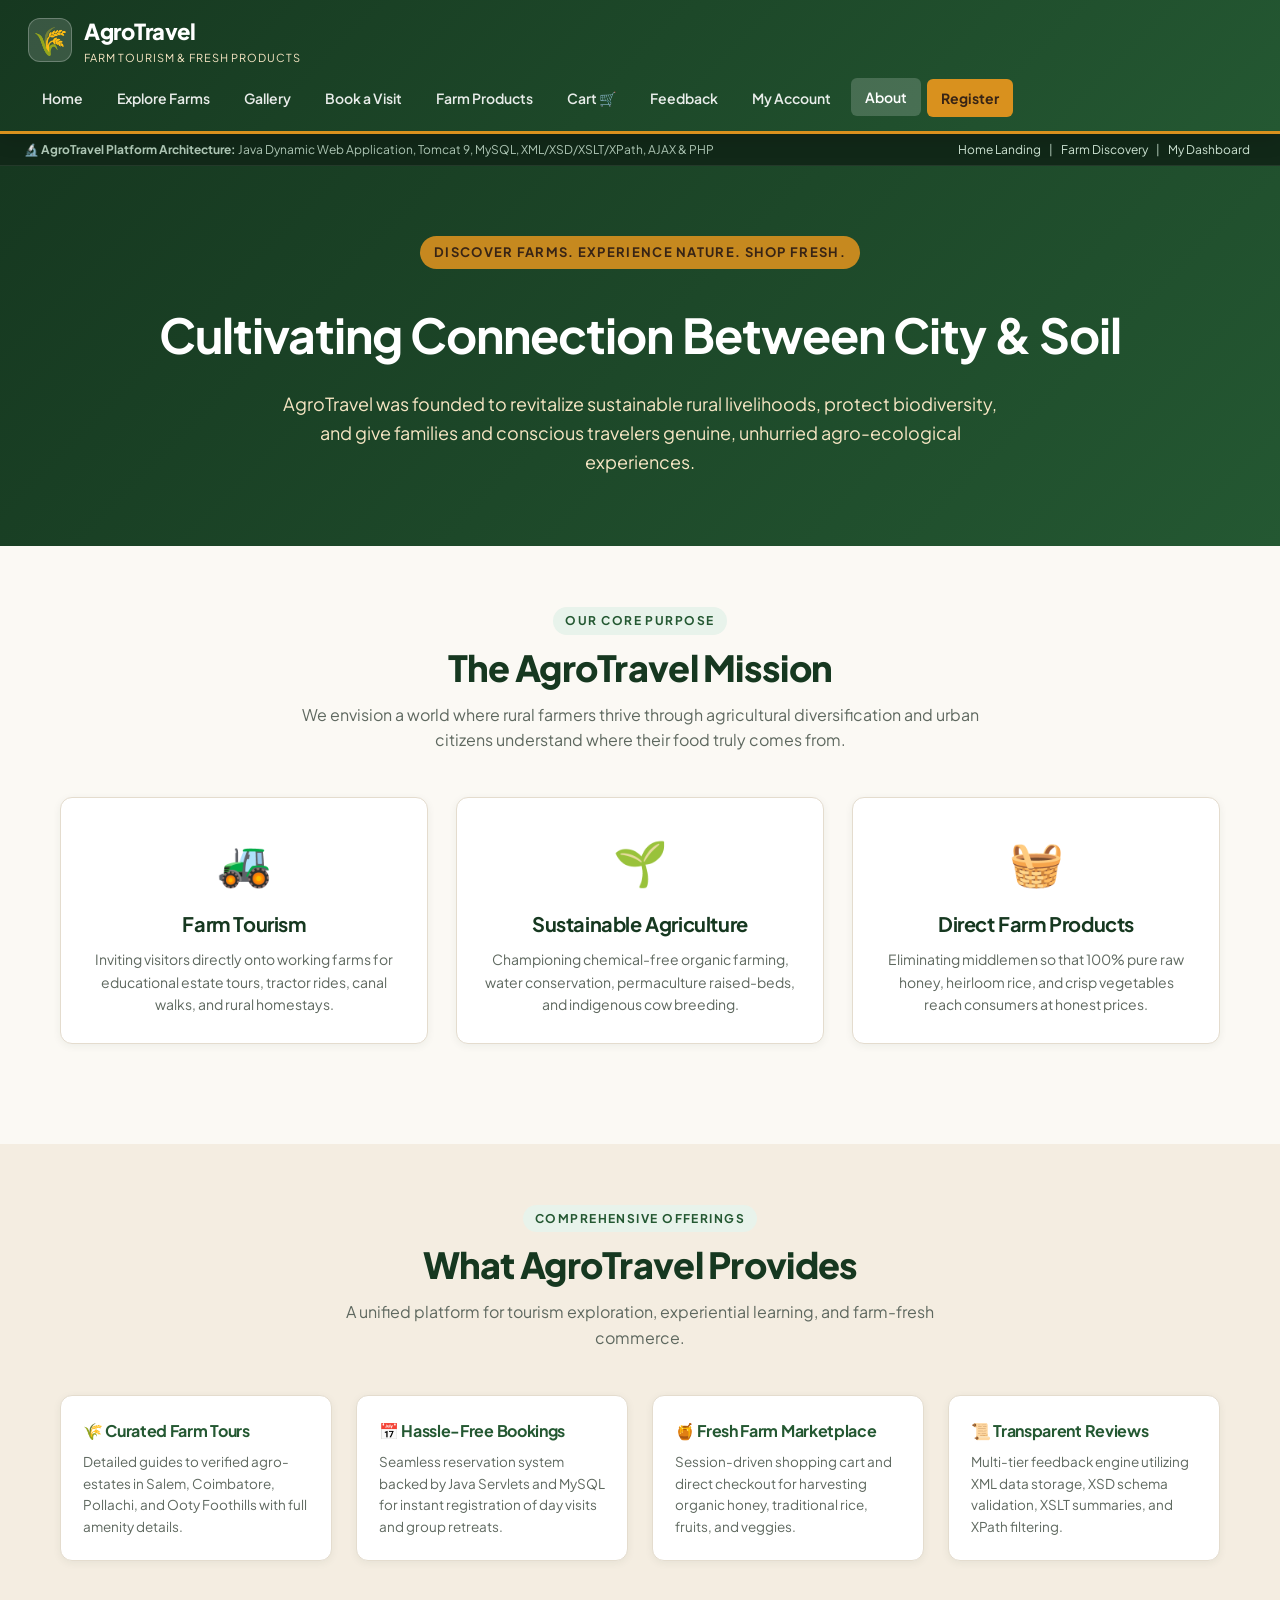
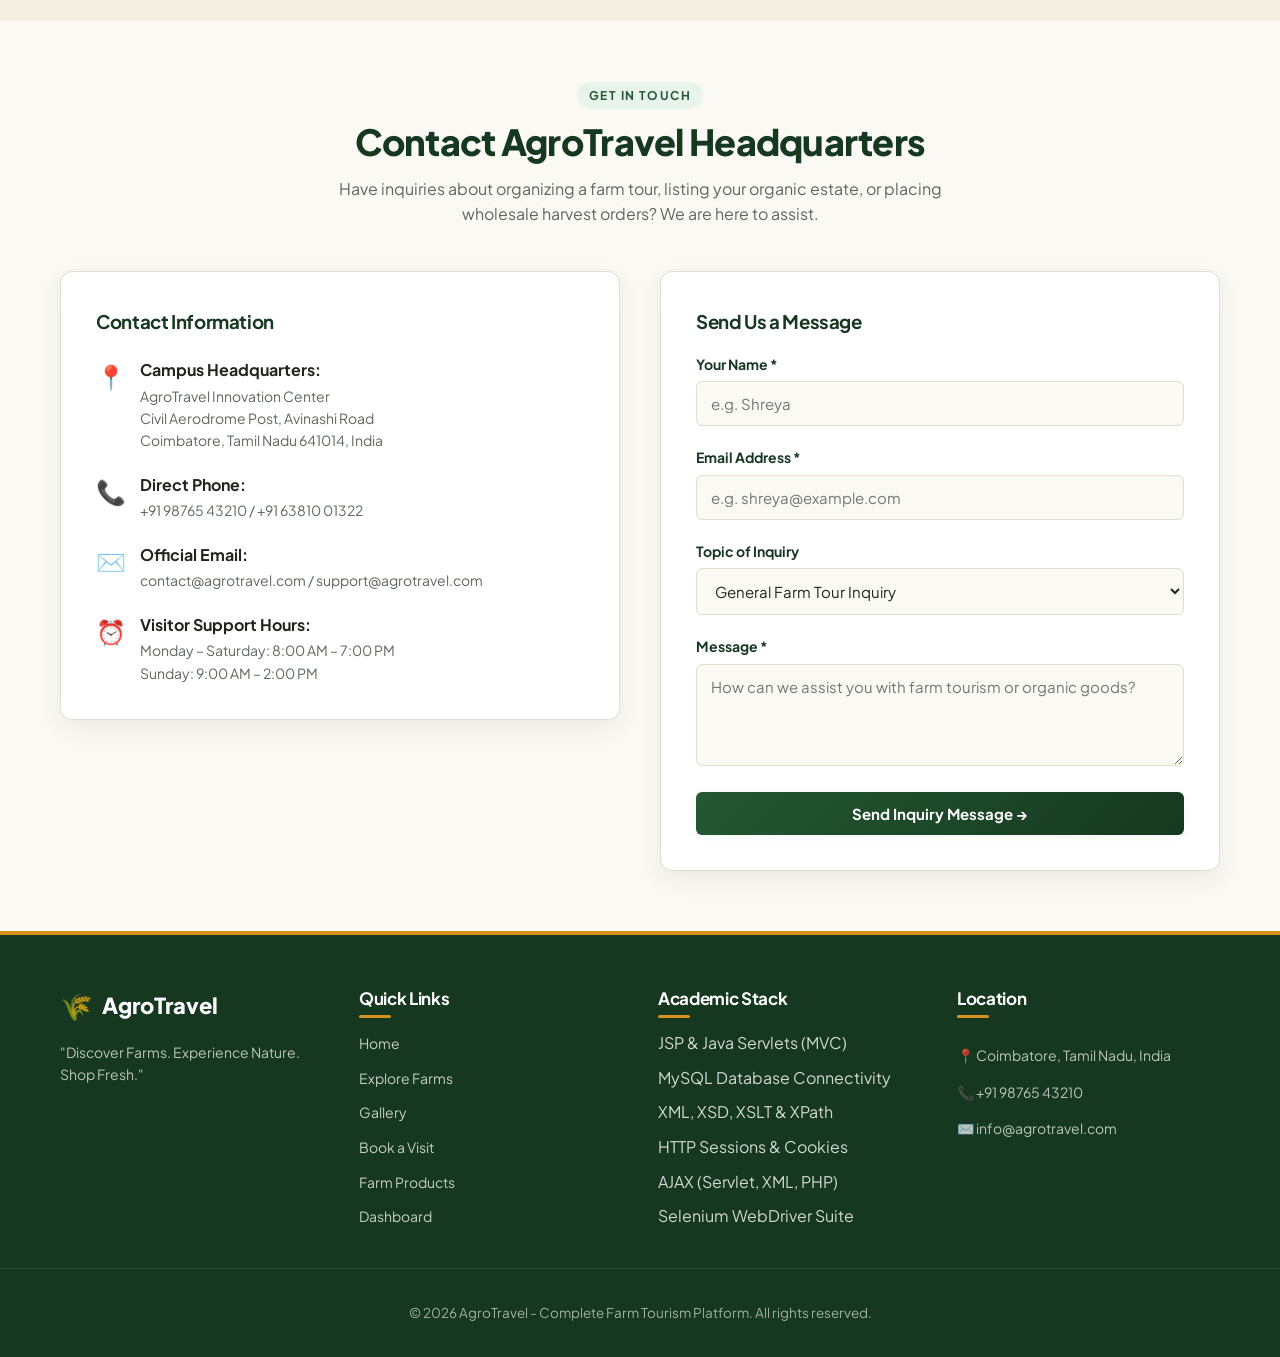
<file: src/main/webapp/about.html>
<!DOCTYPE html>
<html lang="en">
<head>
    <meta charset="UTF-8">
    <meta name="viewport" content="width=device-width, initial-scale=1.0">
    <title>About AgroTravel - Farm Tourism &amp; Sustainable Agriculture</title>
    <link rel="stylesheet" href="style.css">
    <style>
        .about-hero {
            background: linear-gradient(135deg, var(--primary-deep) 0%, var(--primary) 100%);
            color: #ffffff;
            padding: 70px 20px;
            text-align: center;
        }
        .mission-grid {
            display: grid;
            grid-template-columns: repeat(auto-fit, minmax(280px, 1fr));
            gap: 28px;
            margin: 40px 0;
        }
        .contact-box {
            background: #ffffff;
            border-radius: var(--radius-md);
            padding: 35px;
            box-shadow: var(--shadow-md);
            border: 1px solid var(--border-light);
        }
        .contact-layout {
            display: grid;
            grid-template-columns: 1fr 1fr;
            gap: 40px;
            align-items: start;
        }
        @media (max-width: 850px) {
            .contact-layout {
                grid-template-columns: 1fr;
            }
        }
    </style>
</head>

<body>

<!-- Header -->
<header class="site-header">
    <a href="index.html" class="brand-wrapper">
        <span class="brand-logo-icon">🌾</span>
        <div>
            <h1 class="brand-name">AgroTravel</h1>
            <span class="brand-tagline">Farm Tourism &amp; Fresh Products</span>
        </div>
    </a>
    
    <nav>
        <a href="index.html">Home</a>
        <a href="farm.html">Explore Farms</a>
        <a href="gallery.html">Gallery</a>
        <a href="booking.jsp">Book a Visit</a>
        <a href="products.jsp">Farm Products</a>
        <a href="cart.jsp">Cart 🛒</a>
        <a href="feedbackForm.jsp">Feedback</a>
        <a href="dashboard.jsp">My Account</a>
        <a href="about.html" class="active">About</a>
        <a href="register.jsp" class="nav-highlight">Register</a>
    </nav>
</header>

<!-- Lab Ribbon -->
<div class="lab-ribbon">
    <span>🔬 <b>AgroTravel Platform Architecture:</b> Java Dynamic Web Application, Tomcat 9, MySQL, XML/XSD/XSLT/XPath, AJAX &amp; PHP</span>
    <div>
        <a href="index.html">Home Landing</a> |
        <a href="farm.html">Farm Discovery</a> |
        <a href="dashboard.jsp">My Dashboard</a>
    </div>
</div>

<!-- Hero Banner -->
<div class="about-hero">
    <div class="container">
        <span class="hero-badge">Discover Farms. Experience Nature. Shop Fresh.</span>
        <h1 style="color: #ffffff; font-size: clamp(32px, 5vw, 48px); margin: 12px 0 16px;">
            Cultivating Connection Between City &amp; Soil
        </h1>
        <p style="color: var(--amber-light); max-width: 720px; margin: 0 auto; font-size: 18px;">
            AgroTravel was founded to revitalize sustainable rural livelihoods, protect biodiversity, and give families and conscious travelers genuine, unhurried agro-ecological experiences.
        </p>
    </div>
</div>

<!-- Mission Section -->
<section>
    <div class="container">
        <div class="section-header">
            <span class="section-tag">Our Core Purpose</span>
            <h2 class="section-title">The AgroTravel Mission</h2>
            <p class="section-desc">We envision a world where rural farmers thrive through agricultural diversification and urban citizens understand where their food truly comes from.</p>
        </div>

        <div class="mission-grid">
            <div class="card" style="padding: 28px; text-align: center;">
                <div style="font-size: 44px; margin-bottom: 12px;">🚜</div>
                <h3 style="font-size: 20px; margin-bottom: 8px;">Farm Tourism</h3>
                <p style="font-size: 14px; color: var(--text-muted); margin: 0;">
                    Inviting visitors directly onto working farms for educational estate tours, tractor rides, canal walks, and rural homestays.
                </p>
            </div>

            <div class="card" style="padding: 28px; text-align: center;">
                <div style="font-size: 44px; margin-bottom: 12px;">🌱</div>
                <h3 style="font-size: 20px; margin-bottom: 8px;">Sustainable Agriculture</h3>
                <p style="font-size: 14px; color: var(--text-muted); margin: 0;">
                    Championing chemical-free organic farming, water conservation, permaculture raised-beds, and indigenous cow breeding.
                </p>
            </div>

            <div class="card" style="padding: 28px; text-align: center;">
                <div style="font-size: 44px; margin-bottom: 12px;">🧺</div>
                <h3 style="font-size: 20px; margin-bottom: 8px;">Direct Farm Products</h3>
                <p style="font-size: 14px; color: var(--text-muted); margin: 0;">
                    Eliminating middlemen so that 100% pure raw honey, heirloom rice, and crisp vegetables reach consumers at honest prices.
                </p>
            </div>
        </div>
    </div>
</section>

<!-- What We Provide -->
<section style="background-color: var(--bg-cream);">
    <div class="container">
        <div class="section-header">
            <span class="section-tag">Comprehensive Offerings</span>
            <h2 class="section-title">What AgroTravel Provides</h2>
            <p class="section-desc">A unified platform for tourism exploration, experiential learning, and farm-fresh commerce.</p>
        </div>

        <div class="grid-4">
            <div class="card" style="padding: 22px;">
                <h4 style="color: var(--primary); margin: 0 0 8px;">🌾 Curated Farm Tours</h4>
                <p style="font-size: 13.5px; color: var(--text-muted); margin: 0;">
                    Detailed guides to verified agro-estates in Salem, Coimbatore, Pollachi, and Ooty Foothills with full amenity details.
                </p>
            </div>

            <div class="card" style="padding: 22px;">
                <h4 style="color: var(--primary); margin: 0 0 8px;">📅 Hassle-Free Bookings</h4>
                <p style="font-size: 13.5px; color: var(--text-muted); margin: 0;">
                    Seamless reservation system backed by Java Servlets and MySQL for instant registration of day visits and group retreats.
                </p>
            </div>

            <div class="card" style="padding: 22px;">
                <h4 style="color: var(--primary); margin: 0 0 8px;">🍯 Fresh Farm Marketplace</h4>
                <p style="font-size: 13.5px; color: var(--text-muted); margin: 0;">
                    Session-driven shopping cart and direct checkout for harvesting organic honey, traditional rice, fruits, and veggies.
                </p>
            </div>

            <div class="card" style="padding: 22px;">
                <h4 style="color: var(--primary); margin: 0 0 8px;">📜 Transparent Reviews</h4>
                <p style="font-size: 13.5px; color: var(--text-muted); margin: 0;">
                    Multi-tier feedback engine utilizing XML data storage, XSD schema validation, XSLT summaries, and XPath filtering.
                </p>
            </div>
        </div>
    </div>
</section>

<!-- Contact Section -->
<section>
    <div class="container">
        <div class="section-header">
            <span class="section-tag">Get in Touch</span>
            <h2 class="section-title">Contact AgroTravel Headquarters</h2>
            <p class="section-desc">Have inquiries about organizing a farm tour, listing your organic estate, or placing wholesale harvest orders? We are here to assist.</p>
        </div>

        <div class="contact-layout">
            <!-- Contact Details Card -->
            <div class="contact-box">
                <h3 style="color: var(--primary-deep); margin-bottom: 20px;">Contact Information</h3>

                <div style="display: flex; gap: 14px; margin-bottom: 20px;">
                    <span style="font-size: 24px;">📍</span>
                    <div>
                        <b>Campus Headquarters:</b>
                        <p style="margin: 2px 0 0; color: var(--text-muted); font-size: 14px;">
                            AgroTravel Innovation Center<br>
                            Civil Aerodrome Post, Avinashi Road<br>
                            Coimbatore, Tamil Nadu 641014, India
                        </p>
                    </div>
                </div>

                <div style="display: flex; gap: 14px; margin-bottom: 20px;">
                    <span style="font-size: 24px;">📞</span>
                    <div>
                        <b>Direct Phone:</b>
                        <p style="margin: 2px 0 0; color: var(--text-muted); font-size: 14px;">
                            +91 98765 43210 / +91 63810 01322
                        </p>
                    </div>
                </div>

                <div style="display: flex; gap: 14px; margin-bottom: 20px;">
                    <span style="font-size: 24px;">✉️</span>
                    <div>
                        <b>Official Email:</b>
                        <p style="margin: 2px 0 0; color: var(--text-muted); font-size: 14px;">
                            contact@agrotravel.com / support@agrotravel.com
                        </p>
                    </div>
                </div>

                <div style="display: flex; gap: 14px;">
                    <span style="font-size: 24px;">⏰</span>
                    <div>
                        <b>Visitor Support Hours:</b>
                        <p style="margin: 2px 0 0; color: var(--text-muted); font-size: 14px;">
                            Monday – Saturday: 8:00 AM – 7:00 PM<br>
                            Sunday: 9:00 AM – 2:00 PM
                        </p>
                    </div>
                </div>
            </div>

            <!-- Interactive Inquiry Form -->
            <div class="contact-box">
                <h3 style="color: var(--primary-deep); margin-bottom: 16px;">Send Us a Message</h3>
                
                <form id="contactInquiryForm" onsubmit="event.preventDefault(); alert('Thank you for reaching out! An AgroTravel representative will contact you shortly.'); this.reset();" style="width: 100%; max-width: 100%; margin: 0; padding: 0; box-shadow: none; border: none; background: transparent;">
                    
                    <div class="form-group">
                        <label for="cName">Your Name *</label>
                        <input type="text" id="cName" placeholder="e.g. Shreya" required>
                    </div>

                    <div class="form-group">
                        <label for="cEmail">Email Address *</label>
                        <input type="email" id="cEmail" placeholder="e.g. shreya@example.com" required>
                    </div>

                    <div class="form-group">
                        <label for="cSubject">Topic of Inquiry</label>
                        <select id="cSubject">
                            <option value="tour">General Farm Tour Inquiry</option>
                            <option value="booking">Farm Visit Booking Assistance</option>
                            <option value="produce">Organic Farm Products &amp; Shipping</option>
                            <option value="partner">Partner With AgroTravel (Farmer Enrollment)</option>
                        </select>
                    </div>

                    <div class="form-group">
                        <label for="cMsg">Message *</label>
                        <textarea id="cMsg" rows="4" placeholder="How can we assist you with farm tourism or organic goods?" required></textarea>
                    </div>

                    <button type="submit" style="width: 100%;">
                        Send Inquiry Message &rarr;
                    </button>
                </form>
            </div>
        </div>
    </div>
</section>

<!-- Footer -->
<footer>
    <div class="footer-content">
        <div class="footer-col">
            <div style="display: flex; align-items: center; gap: 10px; margin-bottom: 12px;">
                <span style="font-size: 26px;">🌾</span>
                <span style="font-size: 22px; font-weight: 800; color: #ffffff;">AgroTravel</span>
            </div>
            <p>"Discover Farms. Experience Nature. Shop Fresh."</p>
        </div>
        <div class="footer-col">
            <h4>Quick Links</h4>
            <ul>
                <li><a href="index.html">Home</a></li>
                <li><a href="farm.html">Explore Farms</a></li>
                <li><a href="gallery.html">Gallery</a></li>
                <li><a href="booking.jsp">Book a Visit</a></li>
                <li><a href="products.jsp">Farm Products</a></li>
                <li><a href="dashboard.jsp">Dashboard</a></li>
            </ul>
        </div>
        <div class="footer-col">
            <h4>Academic Stack</h4>
            <ul>
                <li>JSP &amp; Java Servlets (MVC)</li>
                <li>MySQL Database Connectivity</li>
                <li>XML, XSD, XSLT &amp; XPath</li>
                <li>HTTP Sessions &amp; Cookies</li>
                <li>AJAX (Servlet, XML, PHP)</li>
                <li>Selenium WebDriver Suite</li>
            </ul>
        </div>
        <div class="footer-col">
            <h4>Location</h4>
            <p>📍 Coimbatore, Tamil Nadu, India</p>
            <p>📞 +91 98765 43210</p>
            <p>✉️ info@agrotravel.com</p>
        </div>
    </div>
    <div class="footer-bottom">
        <p>© 2026 AgroTravel - Complete Farm Tourism Platform. All rights reserved.</p>
    </div>
</footer>

</body>
</html>
</file>
<file: src/main/webapp/style.css>
@import url('https://fonts.googleapis.com/css2?family=Plus+Jakarta+Sans:wght@400;500;600;700;800&family=Playfair+Display:ital,wght@0,600;0,700;1,600&display=swap');

:root {
  --primary-deep: #163820;
  --primary: #245832;
  --primary-light: #3d7e4f;
  --primary-subtle: #e8f3eb;
  --earth-deep: #382415;
  --earth: #6b4423;
  --earth-light: #9c6838;
  --amber: #d9911e;
  --amber-light: #f7e6c4;
  --terracotta: #c8532f;
  --bg-sand: #fbf9f4;
  --bg-cream: #f4ede1;
  --card-bg: #ffffff;
  --text-main: #212520;
  --text-muted: #5e685f;
  --border-light: #e4dcce;
  --border-focus: #245832;
  --radius-sm: 6px;
  --radius-md: 12px;
  --radius-lg: 20px;
  --radius-full: 9999px;
  --shadow-sm: 0 2px 8px rgba(22, 56, 32, 0.06);
  --shadow-md: 0 8px 24px rgba(22, 56, 32, 0.08);
  --shadow-lg: 0 16px 40px rgba(22, 56, 32, 0.12);
}

* {
  box-sizing: border-box;
}

body {
  margin: 0;
  font-family: 'Plus Jakarta Sans', -apple-system, BlinkMacSystemFont, 'Segoe UI', Roboto, sans-serif;
  background-color: var(--bg-sand);
  color: var(--text-main);
  line-height: 1.6;
  min-height: 100vh;
  display: flex;
  flex-direction: column;
}

h1, h2, h3, h4, h5, h6 {
  font-family: 'Plus Jakarta Sans', sans-serif;
  color: var(--primary-deep);
  font-weight: 700;
  margin-top: 0;
  letter-spacing: -0.02em;
}

.serif-font {
  font-family: 'Playfair Display', Georgia, serif;
}

/* ==================== GLOBAL HEADER & NAVIGATION ==================== */
header.site-header, header {
  background: linear-gradient(135deg, var(--primary-deep) 0%, var(--primary) 100%);
  color: #ffffff;
  padding: 14px 28px;
  box-shadow: 0 4px 20px rgba(0, 0, 0, 0.15);
  border-bottom: 3px solid var(--amber);
  position: sticky;
  top: 0;
  z-index: 1000;
  display: flex;
  justify-content: space-between;
  align-items: center;
  flex-wrap: wrap;
  gap: 12px;
}

.brand-wrapper {
  display: flex;
  align-items: center;
  gap: 12px;
  text-decoration: none;
  color: #ffffff;
}

.brand-logo-icon {
  font-size: 28px;
  background: rgba(255, 255, 255, 0.15);
  width: 44px;
  height: 44px;
  display: flex;
  align-items: center;
  justify-content: center;
  border-radius: var(--radius-md);
  border: 1px solid rgba(255, 255, 255, 0.25);
}

.brand-name {
  font-size: 22px;
  font-weight: 800;
  letter-spacing: -0.02em;
  margin: 0;
  color: #ffffff;
}

.brand-tagline {
  font-size: 11px;
  text-transform: uppercase;
  letter-spacing: 0.08em;
  color: var(--amber-light);
  margin: 0;
  display: block;
}

nav {
  display: flex;
  align-items: center;
  gap: 6px;
  flex-wrap: wrap;
}

nav a {
  color: rgba(255, 255, 255, 0.9);
  text-decoration: none;
  padding: 8px 14px;
  font-size: 14px;
  font-weight: 600;
  border-radius: var(--radius-sm);
  transition: all 0.2s ease;
  display: inline-flex;
  align-items: center;
  gap: 6px;
}

nav a:hover, nav a.active {
  background: rgba(255, 255, 255, 0.18);
  color: #ffffff;
  transform: translateY(-1px);
}

nav a.nav-highlight {
  background: var(--amber);
  color: var(--earth-deep);
  font-weight: 700;
}

nav a.nav-highlight:hover {
  background: #f1a52e;
  color: var(--earth-deep);
}

/* Secondary lab bar */
.lab-ribbon {
  background: #112818;
  color: #b0c9b7;
  padding: 6px 24px;
  font-size: 12px;
  display: flex;
  justify-content: space-between;
  align-items: center;
  flex-wrap: wrap;
  gap: 10px;
  border-bottom: 1px solid rgba(255, 255, 255, 0.08);
}

.lab-ribbon a {
  color: #d1e7d6;
  text-decoration: none;
  margin: 0 6px;
  transition: color 0.2s;
}

.lab-ribbon a:hover {
  color: var(--amber-light);
  text-decoration: underline;
}

/* ==================== HERO SECTION ==================== */
.hero {
  position: relative;
  width: 100%;
  min-height: 520px;
  height: 65vh;
  max-height: 720px;
  overflow: hidden;
  display: flex;
  align-items: center;
  justify-content: center;
}

.hero img {
  position: absolute;
  top: 0;
  left: 0;
  width: 100%;
  height: 100%;
  object-fit: cover;
  filter: brightness(0.65) saturate(1.1);
}

.hero-text {
  position: relative;
  z-index: 2;
  text-align: center;
  color: #ffffff;
  max-width: 820px;
  padding: 30px 20px;
  background: rgba(18, 44, 25, 0.45);
  backdrop-filter: blur(6px);
  border-radius: var(--radius-lg);
  border: 1px solid rgba(255, 255, 255, 0.2);
  box-shadow: 0 20px 50px rgba(0, 0, 0, 0.3);
}

.hero-badge {
  display: inline-block;
  background: rgba(217, 145, 30, 0.9);
  color: var(--earth-deep);
  font-size: 13px;
  font-weight: 700;
  text-transform: uppercase;
  letter-spacing: 0.1em;
  padding: 6px 14px;
  border-radius: var(--radius-full);
  margin-bottom: 16px;
}

.hero-text h1, .hero-text h2 {
  font-size: clamp(32px, 5vw, 52px);
  font-weight: 800;
  color: #ffffff;
  line-height: 1.15;
  margin-bottom: 14px;
  text-shadow: 0 2px 10px rgba(0, 0, 0, 0.5);
}

.hero-text p {
  font-size: clamp(16px, 2vw, 20px);
  color: #eaf3ed;
  margin-bottom: 28px;
  max-width: 650px;
  margin-left: auto;
  margin-right: auto;
  text-shadow: 0 1px 4px rgba(0, 0, 0, 0.6);
}

.hero-cta-group {
  display: flex;
  justify-content: center;
  gap: 16px;
  flex-wrap: wrap;
}

/* ==================== BUTTONS ==================== */
button, .btn {
  font-family: inherit;
  font-weight: 700;
  font-size: 15px;
  padding: 12px 24px;
  border-radius: var(--radius-sm);
  border: none;
  cursor: pointer;
  display: inline-flex;
  align-items: center;
  justify-content: center;
  gap: 8px;
  text-decoration: none;
  transition: all 0.25s ease;
  box-shadow: var(--shadow-sm);
}

.btn-primary, button:not(.btn-secondary):not(.btn-outline):not(.btn-danger) {
  background: linear-gradient(135deg, var(--primary) 0%, var(--primary-deep) 100%);
  color: #ffffff;
}

.btn-primary:hover, button:not(.btn-secondary):not(.btn-outline):not(.btn-danger):hover {
  background: linear-gradient(135deg, var(--primary-light) 0%, var(--primary) 100%);
  transform: translateY(-2px);
  box-shadow: var(--shadow-md);
  color: #ffffff;
}

.btn-gold, .btn-secondary {
  background: linear-gradient(135deg, #e5a02e 0%, var(--amber) 100%);
  color: var(--earth-deep);
}

.btn-gold:hover, .btn-secondary:hover {
  background: linear-gradient(135deg, #f2af3e 0%, #d8901c 100%);
  transform: translateY(-2px);
  box-shadow: var(--shadow-md);
  color: var(--earth-deep);
}

.btn-outline {
  background: transparent;
  color: var(--primary-deep);
  border: 2px solid var(--primary);
  box-shadow: none;
}

.btn-outline:hover {
  background: var(--primary);
  color: #ffffff;
  transform: translateY(-2px);
}

.btn-outline-white {
  background: rgba(255, 255, 255, 0.1);
  color: #ffffff;
  border: 2px solid #ffffff;
  backdrop-filter: blur(4px);
}

.btn-outline-white:hover {
  background: #ffffff;
  color: var(--primary-deep);
  transform: translateY(-2px);
}

.btn-danger {
  background: #d32f2f;
  color: #ffffff;
}

.btn-danger:hover {
  background: #b71c1c;
  transform: translateY(-2px);
}

.btn-sm {
  padding: 8px 14px;
  font-size: 13px;
}

/* ==================== CONTAINERS & SECTIONS ==================== */
.container {
  width: 100%;
  max-width: 1200px;
  margin: 0 auto;
  padding: 0 20px;
}

section {
  padding: 60px 20px;
}

.section-header {
  text-align: center;
  max-width: 680px;
  margin: 0 auto 44px;
}

.section-tag {
  display: inline-block;
  font-size: 12px;
  font-weight: 700;
  text-transform: uppercase;
  letter-spacing: 0.12em;
  color: var(--primary);
  background: var(--primary-subtle);
  padding: 4px 12px;
  border-radius: var(--radius-full);
  margin-bottom: 10px;
}

.section-title {
  font-size: clamp(26px, 3.5vw, 36px);
  font-weight: 800;
  color: var(--primary-deep);
  margin-bottom: 12px;
  line-height: 1.25;
}

.section-desc {
  font-size: 16px;
  color: var(--text-muted);
  margin: 0;
}

/* ==================== GRIDS & CARDS ==================== */
.grid-3 {
  display: grid;
  grid-template-columns: repeat(auto-fit, minmax(320px, 1fr));
  gap: 28px;
}

.grid-4 {
  display: grid;
  grid-template-columns: repeat(auto-fit, minmax(260px, 1fr));
  gap: 24px;
}

.card {
  background: var(--card-bg);
  border-radius: var(--radius-md);
  box-shadow: var(--shadow-sm);
  border: 1px solid var(--border-light);
  overflow: hidden;
  transition: transform 0.25s ease, box-shadow 0.25s ease;
  display: flex;
  flex-direction: column;
}

.card:hover {
  transform: translateY(-5px);
  box-shadow: var(--shadow-lg);
  border-color: rgba(36, 88, 50, 0.3);
}

.card-img-wrap {
  position: relative;
  width: 100%;
  height: 210px;
  overflow: hidden;
  background-color: #eee;
}

.card-img-wrap img {
  width: 100%;
  height: 100%;
  object-fit: cover;
  transition: transform 0.4s ease;
}

.card:hover .card-img-wrap img {
  transform: scale(1.05);
}

.card-badge {
  position: absolute;
  top: 12px;
  right: 12px;
  background: rgba(22, 56, 32, 0.85);
  color: #ffffff;
  padding: 4px 10px;
  font-size: 12px;
  font-weight: 700;
  border-radius: var(--radius-full);
  backdrop-filter: blur(4px);
}

.card-content {
  padding: 22px;
  flex: 1;
  display: flex;
  flex-direction: column;
}

.card-location {
  display: flex;
  align-items: center;
  gap: 6px;
  font-size: 13px;
  color: var(--earth-light);
  font-weight: 600;
  margin-bottom: 6px;
}

.card-title {
  font-size: 20px;
  font-weight: 700;
  margin-bottom: 8px;
  color: var(--primary-deep);
}

.card-desc {
  font-size: 14px;
  color: var(--text-muted);
  margin-bottom: 16px;
  flex: 1;
}

.card-tags {
  display: flex;
  flex-wrap: wrap;
  gap: 6px;
  margin-bottom: 18px;
}

.tag {
  background: var(--bg-cream);
  color: var(--earth-deep);
  font-size: 11px;
  font-weight: 600;
  padding: 3px 8px;
  border-radius: var(--radius-sm);
}

.card-footer {
  display: flex;
  align-items: center;
  justify-content: space-between;
  padding-top: 14px;
  border-top: 1px solid var(--border-light);
  margin-top: auto;
}

.card-price {
  font-size: 18px;
  font-weight: 800;
  color: var(--primary);
}

.card-price small {
  font-size: 12px;
  font-weight: 500;
  color: var(--text-muted);
}

/* ==================== SERVICES & STEPS ==================== */
.services-section {
  background: var(--bg-cream);
}

.services {
  display: grid;
  grid-template-columns: repeat(auto-fit, minmax(220px, 1fr));
  gap: 20px;
  list-style: none;
  padding: 0;
  margin: 0 0 35px;
}

.services li {
  background: var(--card-bg);
  padding: 24px 20px;
  border-radius: var(--radius-md);
  border: 1px solid var(--border-light);
  box-shadow: var(--shadow-sm);
  display: flex;
  flex-direction: column;
  align-items: center;
  text-align: center;
  gap: 10px;
  font-weight: 700;
  font-size: 16px;
  transition: transform 0.2s ease, box-shadow 0.2s ease;
}

.services li:hover {
  transform: translateY(-4px);
  box-shadow: var(--shadow-md);
  border-color: var(--primary-light);
}

.service-icon {
  font-size: 36px;
  line-height: 1;
}

.steps {
  display: flex;
  justify-content: center;
  gap: 16px;
  flex-wrap: wrap;
  margin-top: 24px;
}

/* How It Works Grid */
.steps-grid {
  display: grid;
  grid-template-columns: repeat(auto-fit, minmax(230px, 1fr));
  gap: 24px;
  margin-top: 30px;
}

.step-card {
  background: var(--card-bg);
  padding: 28px 22px;
  border-radius: var(--radius-md);
  border: 1px solid var(--border-light);
  text-align: center;
  position: relative;
  box-shadow: var(--shadow-sm);
}

.step-number {
  position: absolute;
  top: -16px;
  left: 50%;
  transform: translateX(-50%);
  width: 34px;
  height: 34px;
  background: var(--primary);
  color: #ffffff;
  border-radius: var(--radius-full);
  display: flex;
  align-items: center;
  justify-content: center;
  font-weight: 800;
  font-size: 14px;
  box-shadow: 0 3px 8px rgba(0, 0, 0, 0.2);
}

.step-icon {
  font-size: 38px;
  margin: 10px 0 14px;
  display: block;
}

.step-title {
  font-size: 18px;
  font-weight: 700;
  margin-bottom: 8px;
}

.step-desc {
  font-size: 13.5px;
  color: var(--text-muted);
  margin: 0;
}

/* ==================== FORMS & INPUTS ==================== */
form {
  width: 600px;
  max-width: 95%;
  margin: 30px auto;
  background: var(--card-bg);
  padding: 34px;
  border-radius: var(--radius-md);
  box-shadow: var(--shadow-md);
  border: 1px solid var(--border-light);
  border-top: 5px solid var(--primary);
  text-align: left;
}

.form-group {
  margin-bottom: 20px;
}

.form-group label {
  display: block;
  font-weight: 700;
  font-size: 14px;
  color: var(--primary-deep);
  margin-bottom: 6px;
}

form input[type="text"],
form input[type="email"],
form input[type="number"],
form input[type="password"],
form select,
form textarea {
  width: 100%;
  padding: 12px 14px;
  border: 1px solid var(--border-light);
  border-radius: var(--radius-sm);
  font-family: inherit;
  font-size: 15px;
  background: var(--bg-sand);
  color: var(--text-main);
  transition: all 0.2s ease;
  box-sizing: border-box;
}

form input:focus,
form select:focus,
form textarea:focus {
  outline: none;
  border-color: var(--primary);
  background: #ffffff;
  box-shadow: 0 0 0 3px rgba(36, 88, 50, 0.15);
}

.form-actions {
  margin-top: 26px;
  display: flex;
  gap: 12px;
  align-items: center;
}

/* Specific registration page styling */
body.register-page {
  background-image:
    linear-gradient(135deg, rgba(22, 56, 32, 0.85) 0%, rgba(56, 36, 21, 0.75) 100%),
    url('https://images.unsplash.com/photo-1500382017468-9049fed747ef?auto=format&fit=crop&w=1920&q=80');
  background-size: cover;
  background-position: center;
  background-attachment: fixed;
  color: #ffffff;
}

body.register-page header {
  background: rgba(18, 44, 25, 0.9);
  backdrop-filter: blur(8px);
}

body.register-page .welcome-heading {
  color: #ffffff;
  font-size: clamp(28px, 4vw, 42px);
  text-shadow: 0 2px 12px rgba(0, 0, 0, 0.5);
}

body.register-page .welcome-sub {
  color: var(--bg-sand);
  font-size: 16px;
  max-width: 600px;
  margin: 0 auto 24px;
}

body.register-page form {
  background: #ffffff;
  color: var(--text-main);
}

body.register-page h2 {
  color: #ffffff;
  text-align: center;
}

/* ==================== PRODUCTS / E-COMMERCE ==================== */
.product-container {
  display: grid;
  grid-template-columns: repeat(auto-fit, minmax(260px, 1fr));
  gap: 26px;
  padding: 10px 0 40px;
}

.product-card {
  background: var(--card-bg);
  border-radius: var(--radius-md);
  border: 1px solid var(--border-light);
  box-shadow: var(--shadow-sm);
  overflow: hidden;
  display: flex;
  flex-direction: column;
  transition: transform 0.25s ease, box-shadow 0.25s ease;
}

.product-card:hover {
  transform: translateY(-5px);
  box-shadow: var(--shadow-lg);
  border-color: var(--primary-light);
}

.product-img-wrap {
  width: 100%;
  height: 200px;
  overflow: hidden;
  background: #f0f0f0;
}

.product-img-wrap img {
  width: 100%;
  height: 100%;
  object-fit: cover;
  transition: transform 0.3s ease;
}

.product-card:hover .product-img-wrap img {
  transform: scale(1.05);
}

.product-body {
  padding: 20px;
  display: flex;
  flex-direction: column;
  flex: 1;
}

.product-body h3 {
  font-size: 18px;
  margin-bottom: 8px;
  color: var(--primary-deep);
}

.product-body p {
  font-size: 13.5px;
  color: var(--text-muted);
  margin-bottom: 16px;
  flex: 1;
}

.product-footer {
  display: flex;
  align-items: center;
  justify-content: space-between;
  padding-top: 14px;
  border-top: 1px solid var(--border-light);
}

.price {
  font-size: 22px;
  font-weight: 800;
  color: var(--primary);
}

.buy-button {
  background: linear-gradient(135deg, var(--primary) 0%, var(--primary-deep) 100%);
  color: #ffffff;
  padding: 9px 18px;
  text-decoration: none;
  font-weight: 700;
  font-size: 14px;
  border-radius: var(--radius-sm);
  transition: all 0.2s ease;
  display: inline-flex;
  align-items: center;
  gap: 6px;
}

.buy-button:hover {
  background: linear-gradient(135deg, var(--primary-light) 0%, var(--primary) 100%);
  transform: translateY(-2px);
  box-shadow: var(--shadow-sm);
  color: #ffffff;
}

/* ==================== CART & CHECKOUT ==================== */
.cart-container, .checkout-container, .success-container {
  width: 720px;
  max-width: 95%;
  margin: 40px auto;
  background: var(--card-bg);
  padding: 36px;
  border-radius: var(--radius-md);
  box-shadow: var(--shadow-md);
  border: 1px solid var(--border-light);
}

.cart-details, .checkout-details {
  background: var(--bg-sand);
  padding: 22px;
  border-radius: var(--radius-sm);
  border: 1px solid var(--border-light);
  margin: 20px 0;
}

.quantity-input {
  width: 90px;
  padding: 8px 12px;
  text-align: center;
  font-weight: 700;
  font-size: 16px;
  border: 1px solid var(--border-light);
  border-radius: var(--radius-sm);
}

.checkout-button, .order-button {
  background: linear-gradient(135deg, var(--primary) 0%, var(--primary-deep) 100%);
  color: #ffffff;
  border: none;
  padding: 13px 28px;
  font-size: 16px;
  font-weight: 700;
  border-radius: var(--radius-sm);
  cursor: pointer;
  transition: all 0.2s ease;
}

.checkout-button:hover, .order-button:hover {
  background: linear-gradient(135deg, var(--primary-light) 0%, var(--primary) 100%);
  transform: translateY(-2px);
  box-shadow: var(--shadow-md);
}

/* ==================== GALLERY ==================== */
.gallery {
  text-align: center;
  margin: 30px auto;
}

.gallery img#slider {
  width: 820px;
  max-width: 100%;
  height: 440px;
  object-fit: cover;
  border-radius: var(--radius-md);
  box-shadow: var(--shadow-lg);
  border: 6px solid #ffffff;
  outline: 1px solid var(--border-light);
  transition: all 0.3s ease;
}

.gallery-grid {
  display: grid;
  grid-template-columns: repeat(auto-fill, minmax(280px, 1fr));
  gap: 20px;
  margin-top: 35px;
}

.gallery-item {
  position: relative;
  height: 240px;
  border-radius: var(--radius-md);
  overflow: hidden;
  box-shadow: var(--shadow-sm);
  cursor: pointer;
}

.gallery-item img {
  width: 100%;
  height: 100%;
  object-fit: cover;
  transition: transform 0.4s ease;
}

.gallery-item:hover img {
  transform: scale(1.08);
}

.gallery-item-caption {
  position: absolute;
  bottom: 0;
  left: 0;
  right: 0;
  padding: 20px 14px 12px;
  background: linear-gradient(to top, rgba(0, 0, 0, 0.75), transparent);
  color: #ffffff;
  font-size: 14px;
  font-weight: 600;
  transform: translateY(6px);
  transition: transform 0.2s ease;
}

.gallery-item:hover .gallery-item-caption {
  transform: translateY(0);
}

/* ==================== TABLES ==================== */
table {
  width: 100%;
  border-collapse: collapse;
  background: var(--card-bg);
  border-radius: var(--radius-sm);
  overflow: hidden;
  box-shadow: var(--shadow-sm);
  border: 1px solid var(--border-light);
  margin: 20px 0;
}

th {
  background: var(--primary-deep);
  color: #ffffff;
  font-weight: 700;
  font-size: 14px;
  text-transform: uppercase;
  letter-spacing: 0.04em;
  padding: 14px 16px;
  text-align: left;
}

td {
  padding: 14px 16px;
  border-bottom: 1px solid var(--border-light);
  font-size: 14.5px;
}

tr:nth-child(even) td {
  background-color: #faf9f6;
}

tr:hover td {
  background-color: var(--primary-subtle);
}

/* ==================== AJAX, XML & FEEDBACK ==================== */
.ajax-container, .search-container, .feedback-container {
  width: 840px;
  max-width: 95%;
  margin: 40px auto;
  background: var(--card-bg);
  padding: 36px;
  border-radius: var(--radius-md);
  box-shadow: var(--shadow-md);
  border: 1px solid var(--border-light);
}

.ajax-box {
  margin: 24px 0;
  padding: 22px;
  border: 1px solid var(--border-light);
  border-radius: var(--radius-sm);
  background: var(--bg-sand);
}

.ajax-box h3 {
  color: var(--primary);
  font-size: 18px;
  margin-bottom: 12px;
}

.result {
  margin-top: 16px;
  padding: 18px;
  background: #ffffff;
  border-radius: var(--radius-sm);
  border: 1px solid var(--border-light);
  min-height: 50px;
}

/* ==================== DASHBOARD & METRICS ==================== */
.metrics-row {
  display: grid;
  grid-template-columns: repeat(auto-fit, minmax(200px, 1fr));
  gap: 18px;
  margin-bottom: 30px;
}

.metric-card {
  background: var(--card-bg);
  padding: 22px;
  border-radius: var(--radius-md);
  border: 1px solid var(--border-light);
  box-shadow: var(--shadow-sm);
  border-left: 5px solid var(--primary);
  display: flex;
  align-items: center;
  gap: 16px;
}

.metric-icon {
  font-size: 32px;
  background: var(--primary-subtle);
  width: 52px;
  height: 52px;
  border-radius: var(--radius-sm);
  display: flex;
  align-items: center;
  justify-content: center;
}

.metric-val {
  font-size: 26px;
  font-weight: 800;
  color: var(--primary-deep);
  line-height: 1;
}

.metric-label {
  font-size: 13px;
  color: var(--text-muted);
  font-weight: 600;
  margin-top: 4px;
}

/* ==================== FOOTER ==================== */
footer {
  background: var(--primary-deep);
  color: rgba(255, 255, 255, 0.8);
  margin-top: auto;
  border-top: 4px solid var(--amber);
}

.footer-content {
  max-width: 1200px;
  margin: 0 auto;
  padding: 50px 20px 30px;
  display: grid;
  grid-template-columns: repeat(auto-fit, minmax(240px, 1fr));
  gap: 36px;
}

.footer-col h4 {
  color: #ffffff;
  font-size: 17px;
  font-weight: 700;
  margin-bottom: 18px;
  position: relative;
  display: inline-block;
}

.footer-col h4::after {
  content: '';
  position: absolute;
  left: 0;
  bottom: -6px;
  width: 32px;
  height: 3px;
  background: var(--amber);
  border-radius: 2px;
}

.footer-col p {
  font-size: 14px;
  line-height: 1.6;
  color: rgba(255, 255, 255, 0.7);
}

.footer-col ul {
  list-style: none;
  padding: 0;
  margin: 0;
}

.footer-col ul li {
  margin-bottom: 9px;
}

.footer-col ul li a {
  color: rgba(255, 255, 255, 0.75);
  text-decoration: none;
  font-size: 14px;
  transition: color 0.2s ease, padding-left 0.2s ease;
  display: inline-block;
}

.footer-col ul li a:hover {
  color: var(--amber-light);
  padding-left: 5px;
}

.footer-bottom {
  border-top: 1px solid rgba(255, 255, 255, 0.1);
  padding: 20px;
  text-align: center;
  font-size: 13.5px;
  color: rgba(255, 255, 255, 0.6);
}

/* ==================== RESPONSIVE ADJUSTMENTS ==================== */
@media (max-width: 768px) {
  header {
    flex-direction: column;
    padding: 16px;
    align-items: stretch;
  }
  
  .brand-wrapper {
    justify-content: center;
    margin-bottom: 8px;
  }
  
  nav {
    justify-content: center;
  }
  
  nav a {
    font-size: 13px;
    padding: 6px 10px;
  }
  
  .hero {
    height: 55vh;
    min-height: 420px;
  }
  
  .hero-text h1, .hero-text h2 {
    font-size: 28px;
  }
  
  .card-img-wrap {
    height: 180px;
  }
  
  .gallery img#slider {
    height: 260px;
  }
  
  table th, table td {
    padding: 10px 8px;
    font-size: 13px;
  }
}
</file>
